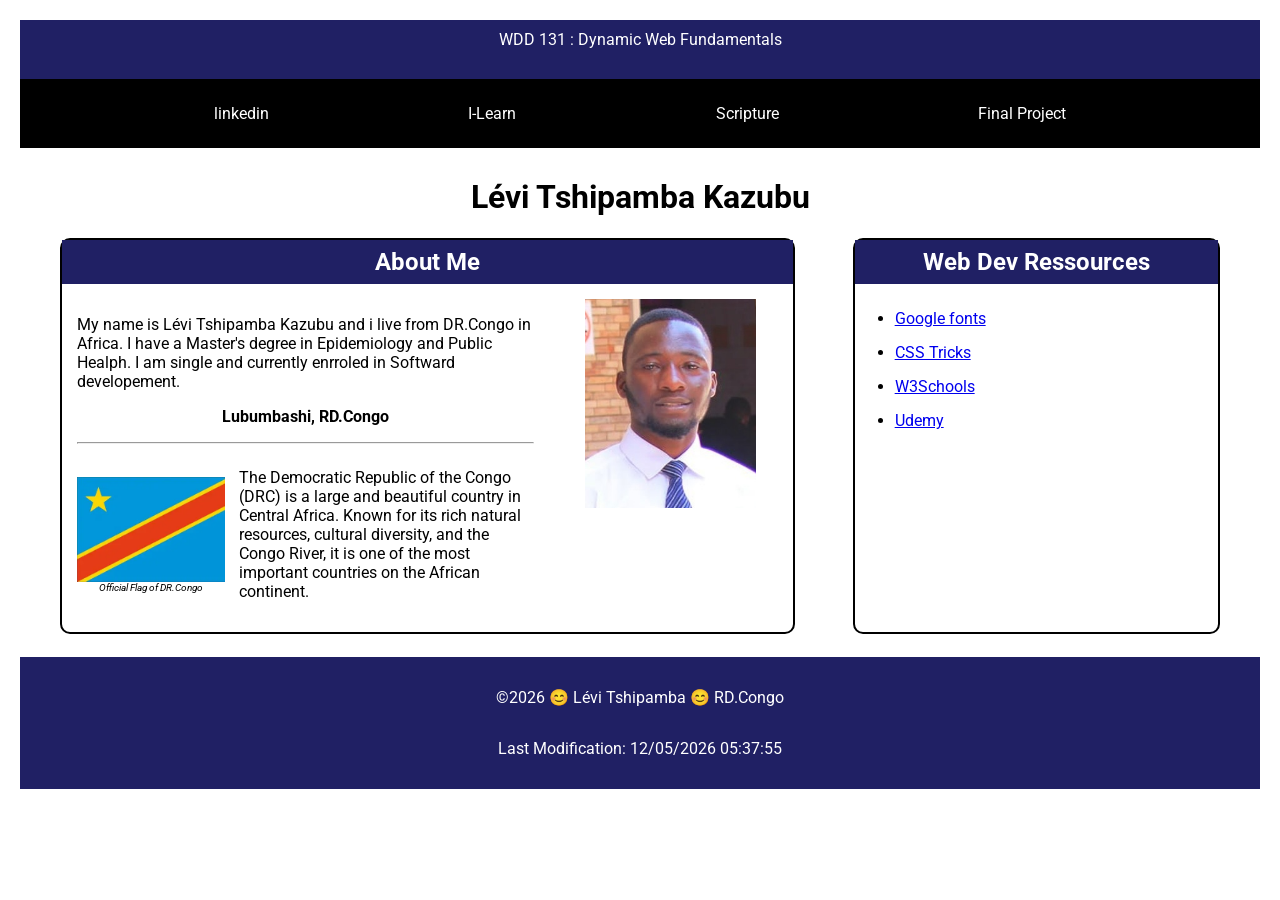
<file: index.html>
<!DOCTYPE html>
<html lang="en">
<head>
    <meta charset="UTF-8">
    <meta name="viewport" content="width=device-width, initial-scale=1.0">
    <title>WDD 131 : Dynamic Web Fundamentals</title>
    <meta name="description" content="My name's Lévi Tshipamba, I live from D.R.Congo in Africa. I am student of BYU and currently enrroled in softward developement">
    <meta name="author" content="Lévi Tshipamba Kazubu">
    <link rel="stylesheet" href="styles/base.css">
    <link rel="preconnect" href="https://fonts.googleapis.com">
    <link rel="preconnect" href="https://fonts.gstatic.com" crossorigin>
    <link href="https://fonts.googleapis.com/css2?family=Roboto:ital,wght@0,100..900;1,100..900&display=swap" rel="stylesheet">
    <script src="scripts/getdates.js" defer></script>
</head>

<body>
    <header>
        <span id="course-title">WDD 131 : Dynamic Web Fundamentals</span>
        <nav>
            <ul>
                <li><a href="https://www.linkedin.com/in/l%C3%A9vi-tshipamba-4b1652309/">linkedin</a></li>
                <li><a href="byupw.instructure.com/." target="_blank">I-Learn</a></li>
                <li><a href="https://www.churchofjesuschrist.org/study/scriptures">Scripture</a></li>
                <li><a href="#">Final Project </a></li>
            </ul>             
        </nav>
    </header>

    <main>
        <h1>Lévi Tshipamba Kazubu</h1>

        <section class="card card1">
            <h2>About Me</h2>
            <div class="subcard1">
                <p>My name is Lévi Tshipamba Kazubu and i live from DR.Congo in Africa. I have a Master's degree in Epidemiology and Public Healph. I am single and currently enrroled in Softward developement.</p>
                <p class="city">Lubumbashi, RD.Congo</p>
                <hr>
                <div class="flag">
                    <div class="image">
                        <img src="images/imagef.png" alt="flag of  RDCongo">
                        <p>Official Flag of DR.Congo</p>
                    </div>
                    <p>The Democratic Republic of the Congo (DRC) is a large and beautiful country in Central Africa. Known for its rich natural resources, cultural diversity, and the Congo River, it is one of the most important countries on the African continent.</p>
                </div>
            </div>
            <div class="subcard2">
                <img src="images/image.jpg" alt="Photo of Lévi Tshipamba">
            </div>
        </section>

        <section class="card card2">        
            <h2>Web Dev Ressources</h2>
            <ul>
                <li><a href="https://fonts.google.com/">Google fonts</a></li>
                <li><a href="https://css-tricks.com/">CSS Tricks</a></li>
                <li><a href="https://www.w3schools.com/default.asp">W3Schools</a></li>
                <li><a href="https://www.udemy.com/">Udemy</a></li>
            </ul>
        </section>
    </main>

    <footer>
        <p>
            &copy;<span id="currentyear"></span>
            😊 Lévi Tshipamba 😊 RD.Congo
        </p>
        <p id="lastModified"></p>
    </footer>
</body>
</html>
</file>
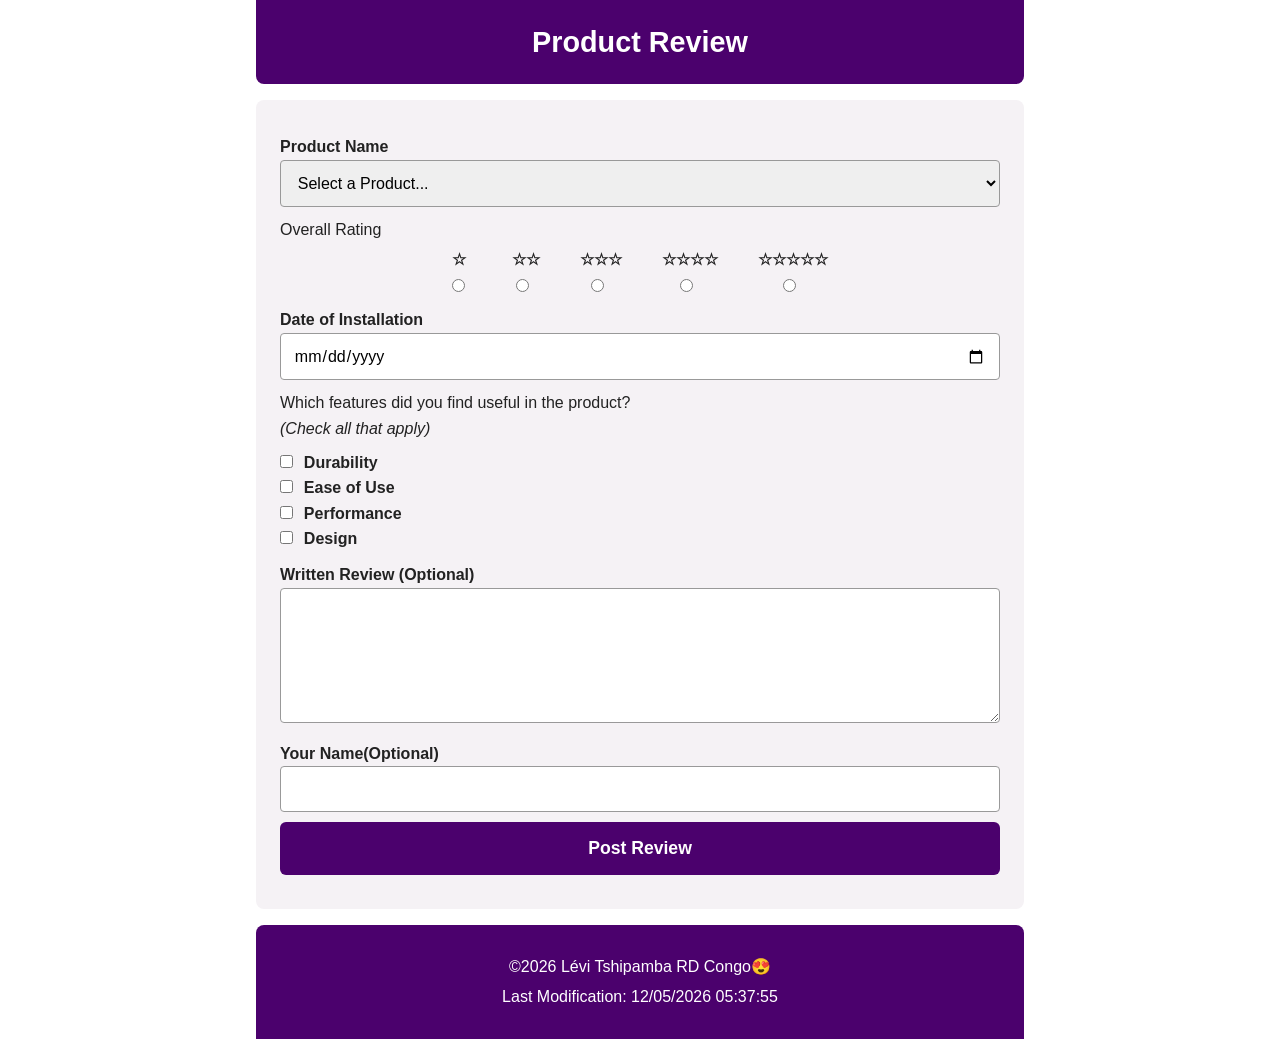
<file: form.html>
<!DOCTYPE html>
<html lang="en">
<head>
    <meta charset="UTF-8">
    <meta name="viewport" content="width=device-width, initial-scale=1.0">
    <title>Product Review Form</title>
    <meta name="description" content="This Product Review Form allows users to evaluate products by selecting a product.">
    <meta name="author" content="Lévi Tshipamba Kazubu">
    <link rel="stylesheet" href="styles/form.css">
    <script src="scripts/form.js" defer></script>
</head>

<body>
    <header>
        <h1>Product Review</h1>
    </header>

    <main>
        <form action="review.html" method="get">

            <!-- Product Name -->
            <div class="form-group">

                <label for="productName">Product Name</label>

                <select id="productName" name="productName" required>
                    <option value="" selected disabled>Select a Product...</option>
                </select>

            </div>

            <!-- Overall Rating -->
            <div class="form-group">
                <p>Overall Rating</p>
                <div class="rating-container">

                    <div>
                        <label for="rating1">&star;</label>
                        <input type="radio" id="rating1" name="rating" value="1" required>
                    </div>

                    <div>
                        <label for="rating2">&star;&star;</label>
                        <input type="radio" id="rating2" name="rating" value="2" required>
                    </div>

                    <div>
                        <label for="rating3">&star;&star;&star;</label>
                        <input type="radio" id="rating3" name="rating" value="3" required>
                    </div>

                    <div>
                        <label for="rating4">&star;&star;&star;&star;</label>
                        <input type="radio" id="rating4" name="rating" value="4" required>
                    </div>

                    <div>
                        <label for="rating5">&star;&star;&star;&star;&star;</label>
                        <input type="radio" id="rating5" name="rating" value="5" required>
                    </div>

                </div>

            </div>

            <!-- Date -->
            <div class="form-group">
                <label for="installDate">Date of Installation </label>
                <input type="date" id="installDate" name="installDate" required>
            </div>

            <!-- Features -->
            <div class="form-group">

                <p> Which features did you find useful in the product? <br> <em>(Check all that apply)</em></p>

                <div class="checkbox-group">
                    <div>
                        <input type="checkbox" id="durability" name="features" value="durability">
                        <label for="durability">Durability</label>
                    </div>

                    <div>
                        <input  type="checkbox"  id="easeOfUse"  name="features"  value="easeOfUse">
                        <label for="easeOfUse">Ease of Use</label>
                    </div>

                    <div>
                        <input type="checkbox" id="performance" name="features" value="performance">
                        <label for="performance">Performance</label>
                    </div>

                    <div>
                        <input type="checkbox" id="design" name="features" value="design">
                        <label for="design">Design</label>
                    </div>

                </div>

            </div>

            <!-- Review -->
            <div class="form-group">
                <label for="review"> Written Review <span>(Optional)</span>
                </label>
                <textarea id="review"  name="review" rows="6"></textarea>

            </div>

            <!-- User Name -->
            <div class="form-group">

                <label for="userName">Your Name<span>(Optional)</span>
                </label>
                <input type="text" id="userName" name="userName">
            </div>

            <!-- Submit -->
            <div class="form-group">
                <input type="submit" value="Post Review" class="submit-btn">
            </div>

        </form>

    </main>

    <footer>

        <p>
            &copy;<span id="currentyear"></span>
            Lévi Tshipamba  RD Congo😍
        </p>

        <p id="lastModified"></p>

    </footer>

</body>
</html>
</file>
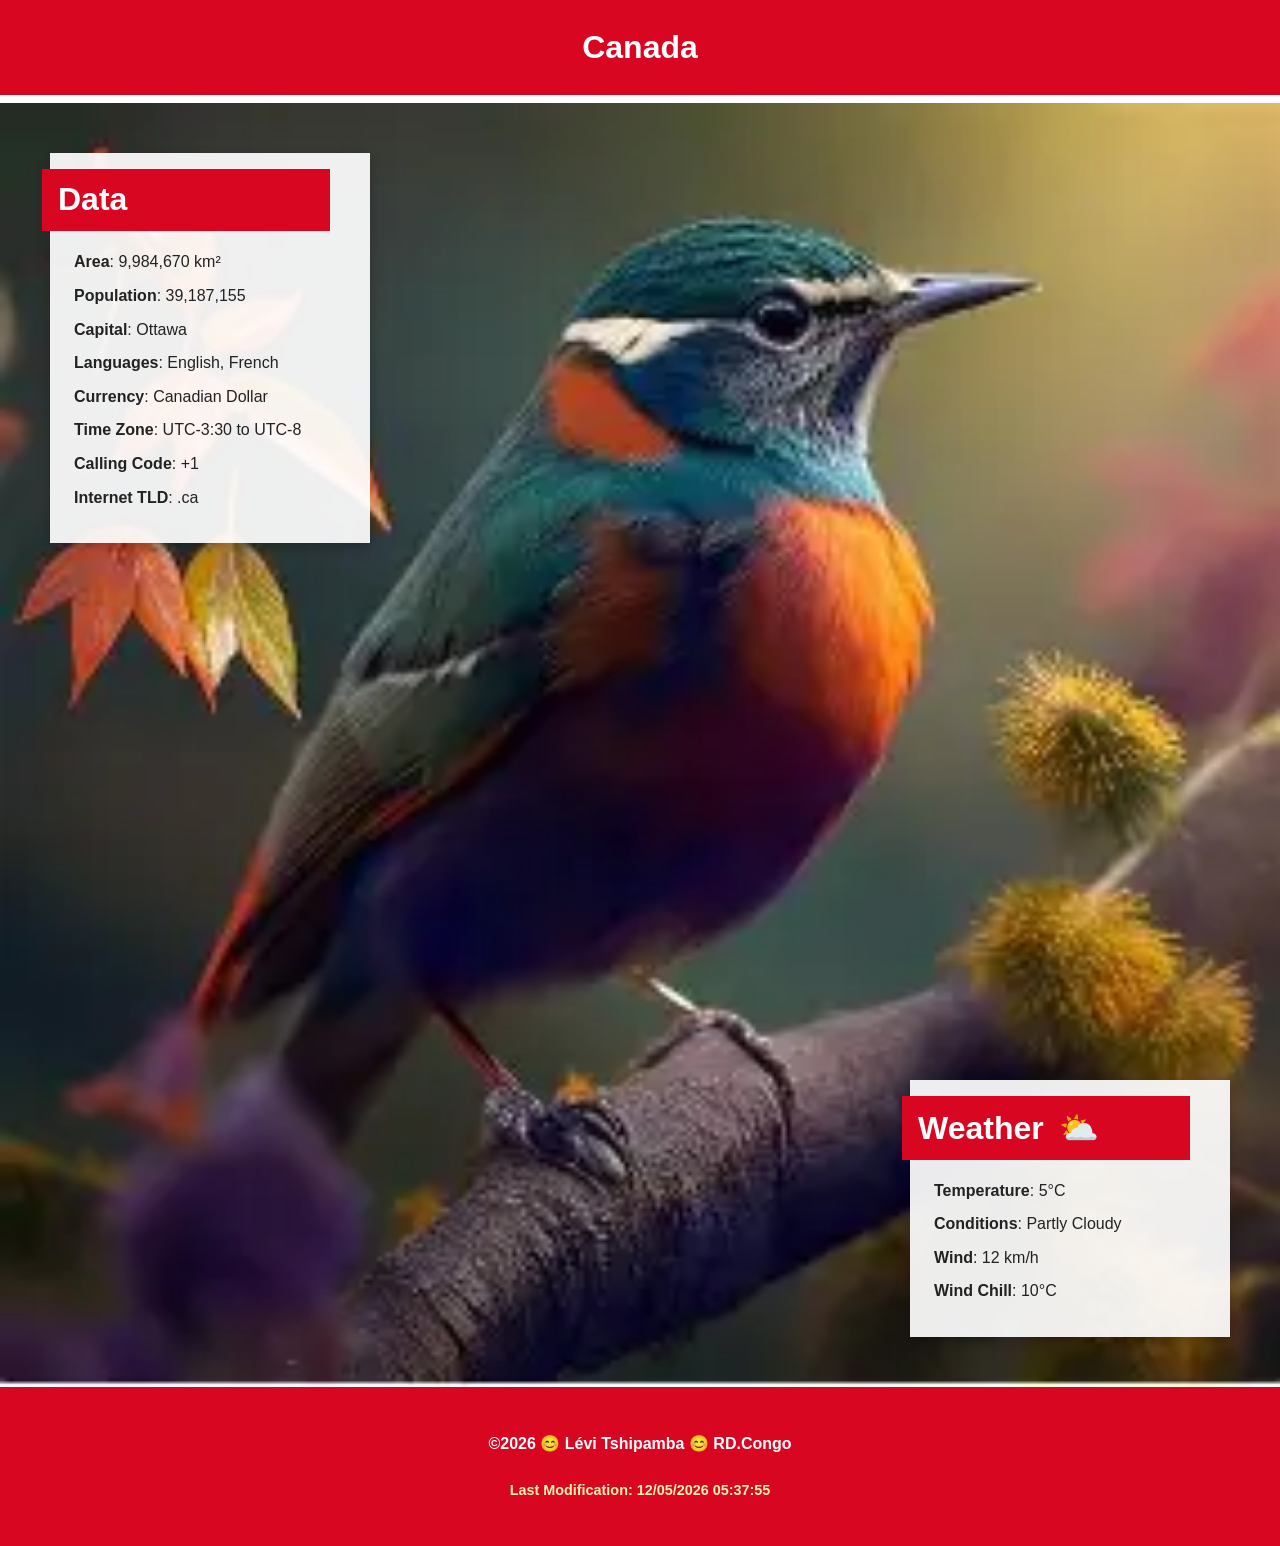
<file: place.html>
<!DOCTYPE html>
<html lang="en">
<head>
    <meta charset="UTF-8">
    <meta name="viewport" content="width=device-width, initial-scale=1.0">
    <meta name="description" content="Canada is my dream country, known for its beautiful nature, diverse culture, and amazing landscapes.">
    <meta name="author" content="Lévi Tshipamba Kazubu">
    <title>My favorite Place</title>
    <link rel="stylesheet" href="styles/place.css">
    <link rel="icon" href="images/favicon.ico">
    <script src="scripts/place.js" defer></script>
</head>
<body>
    <header>
        <h1>Canada</h1>
    </header>

    <main>
        <div class="hero">
            <!-- <img src="images/download.webp" alt="photo of the bird"> -->
            <img src="images/download.webp" srcset="
                images/download.webp 400w,
                images/download.webp 800w,
                images/download.webp 1200w"
                sizes="100vw"
            alt="Canada bird">
            <section class="data">
                <h2>Data</h2>
                <p><span>Area</span>: 9,984,670 km²</p>
                <p><span>Population</span>: 39,187,155</p>
                <p><span>Capital</span>: Ottawa</p>
                <p><span>Languages</span>: English, French</p>
                <p><span>Currency</span>: Canadian Dollar</p>
                <p><span>Time Zone</span>: UTC-3:30 to UTC-8</p>
                <p><span>Calling Code</span>: +1</p>
                <p><span>Internet TLD</span>: .ca</p>
            </section>

            <section class="weather">
                <div>
                    <h2>Weather</h2>
                    <div class="weather-icon">
                        <img src="images/icon.svg" alt="Rainy weather icon">
                    </div>
                </div>
                <p><span>Temperature</span>: 5°C</p>
                <p><span>Conditions</span>: Partly Cloudy</p>
                <p><span>Wind</span>: 12 km/h</p>
                <p><span>Wind Chill</span>: 10°C</p>
            </section>
        </div>

    </main>

    <footer>
        <p>
            &copy;<span id="currentyear"></span>
            😊 Lévi Tshipamba 😊 RD.Congo
        </p>
        <p id="lastModified"></p>
    </footer>
</body>
</html>
</file>
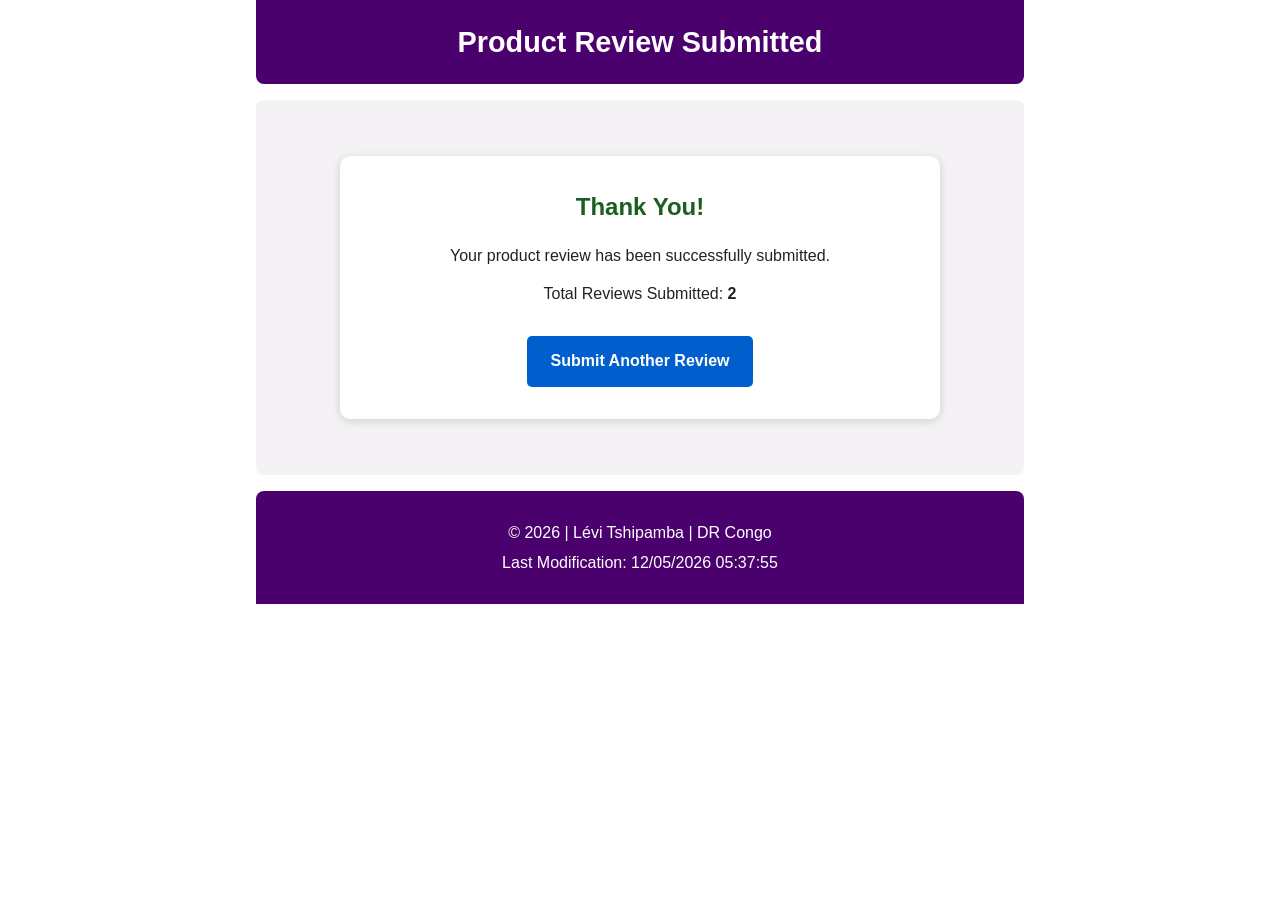
<file: review.html>
<!DOCTYPE html>
<html lang="en-US">
<head>
    <meta charset="UTF-8">
    <meta name="viewport" content="width=device-width, initial-scale=1.0">
    <meta name="description" content="Review Confirmation Page">
    <meta name="author" content="Lévi Tshipamba Kazubu">
    <title>Review Submitted</title>
    <link rel="stylesheet" href="styles/form.css">
    <script src="scripts/form.js" defer></script>
</head>
<body>
    <header>
        <h1>Product Review Submitted</h1>
    </header>

    <main>
        <section class="confirmation">
            <h2>Thank You!</h2>
            <p>Your product review has been successfully submitted.</p>

            <p>
                Total Reviews Submitted:
                <strong id="review-count">0</strong>
            </p>

            <a href="form.html" class="button">Submit Another Review</a>
        </section>
    </main>

    <footer>
        <p>&copy; <span id="currentyear"></span> | Lévi Tshipamba | DR Congo</p>
        <p id="lastModified"></p>
    </footer>
</body>
</html>
</file>
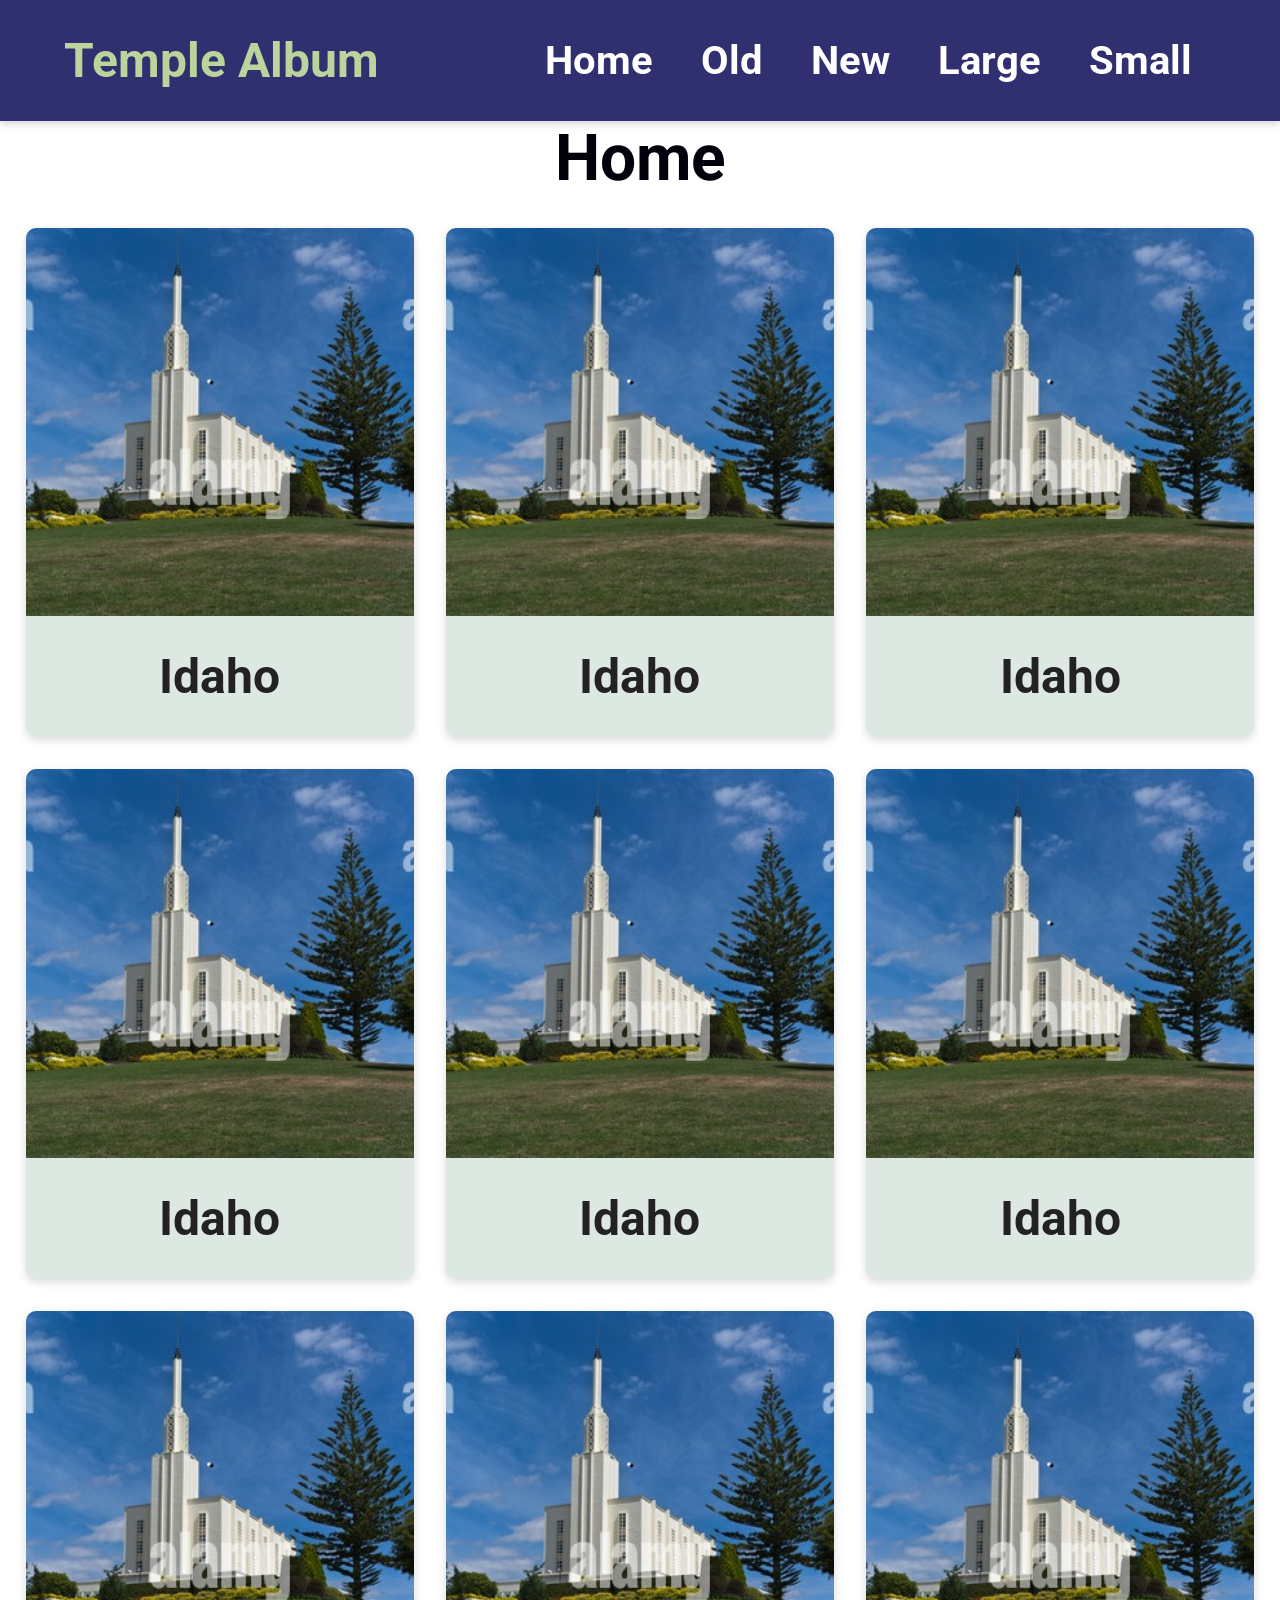
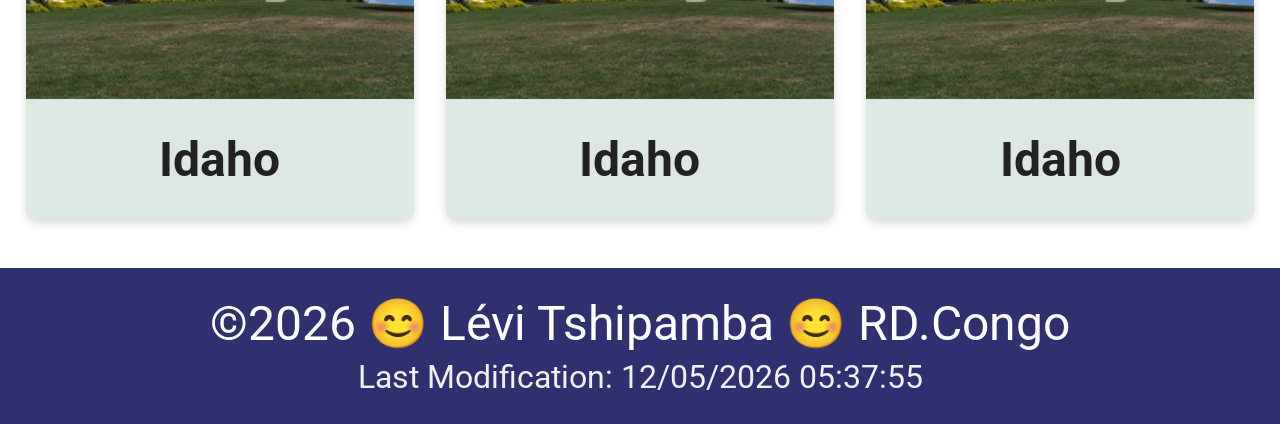
<file: temples.html>
<!DOCTYPE html>
<html lang="en">
<head>
    <meta charset="UTF-8">
    <meta name="viewport" content="width=device-width, initial-scale=1.0">
    <meta name="description" content="Explore a picture album featuring beautiful temples from around the world, created as part of the WDD 131 Dynamic Web Fundamentals course.">
    <meta name="author" content="Lévi Tshipamba Kazubu">
    <title>Temple Album | WDD 131</title>
    <link rel="stylesheet" href="styles/temples.css">
    <link rel="stylesheet" href="styles/temples-large.css">
    <link rel="preconnect" href="https://fonts.googleapis.com">
    <link rel="preconnect" href="https://fonts.gstatic.com" crossorigin>
    <link href="https://fonts.googleapis.com/css2?family=Roboto:ital,wght@0,100..900;1,100..900&display=swap" rel="stylesheet">
    <script src="scripts/temples.js" defer></script>
</head>
<body>
    <header>
        <p>Temple Album</p>
        <nav>
            <ul class="navbar-menu">
                <li><a href="#">Home</a></li>
                <li><a href="#">Old</a></li>
                <li><a href="#">New</a></li>
                <li><a href="#">Large</a></li>
                <li><a href="#">Small</a></li>
            </ul>
        </nav>
        <button
            class="navbarToggle"
            id="menuButton" aria-label="Open navigation menu">
        </button>
    </header>

    <main>
        <h1>Home</h1>
        <div class="grid-temple">
            <figure>
                <img src="images/temple.jpg" alt="Idaho Falls Temple" loading="lazy">
                <figcaption>Idaho</figcaption>
            </figure>

            <figure>
                <img src="images/temple.jpg" alt="Temple of The Church of Jesus Christ of Latter-day Saints of Idaho state">
                <figcaption>Idaho</figcaption>
            </figure>

            <figure>
                <img src="images/temple.jpg" alt="Rexburg Idaho Temple">
                <figcaption>Idaho</figcaption>
            </figure>

            <figure>
                <img src="images/temple.jpg" alt="Boise Idaho Temple">
                <figcaption>Idaho</figcaption>
            </figure>

            <figure>
                <img src="images/temple.jpg" alt="Twin Falls Idaho Temple">
                <figcaption>Idaho</figcaption>
            </figure>

            <figure>
                <img src="images/temple.jpg" alt="Salt Lake Temple with Gothic architecture and landscaped gardens">
                <figcaption>Idaho</figcaption>
            </figure>

            <figure>
                <img src="images/temple.jpg" alt="Seattle Washington Temple surrounded by trees under a clear blue sky">
                <figcaption>Idaho</figcaption>
            </figure>

            <figure>
                <img src="images/temple.jpg" alt="Idaho Temple illuminated at sunset with modern architectural design">
                <figcaption>Idaho</figcaption>
            </figure>

            <figure>
                <img src="images/temple.jpg" alt="Nauvoo Illinois Temple overlooking the Mississippi River on a sunny day">
                <figcaption>Idaho</figcaption>
            </figure>
        </div>
    </main>

    <footer>
        <p>
            &copy;<span id="currentyear"></span>
            😊 Lévi Tshipamba 😊 RD.Congo
        </p>
        <p id="lastModified"></p>
    </footer>
</body>
</html>
</file>
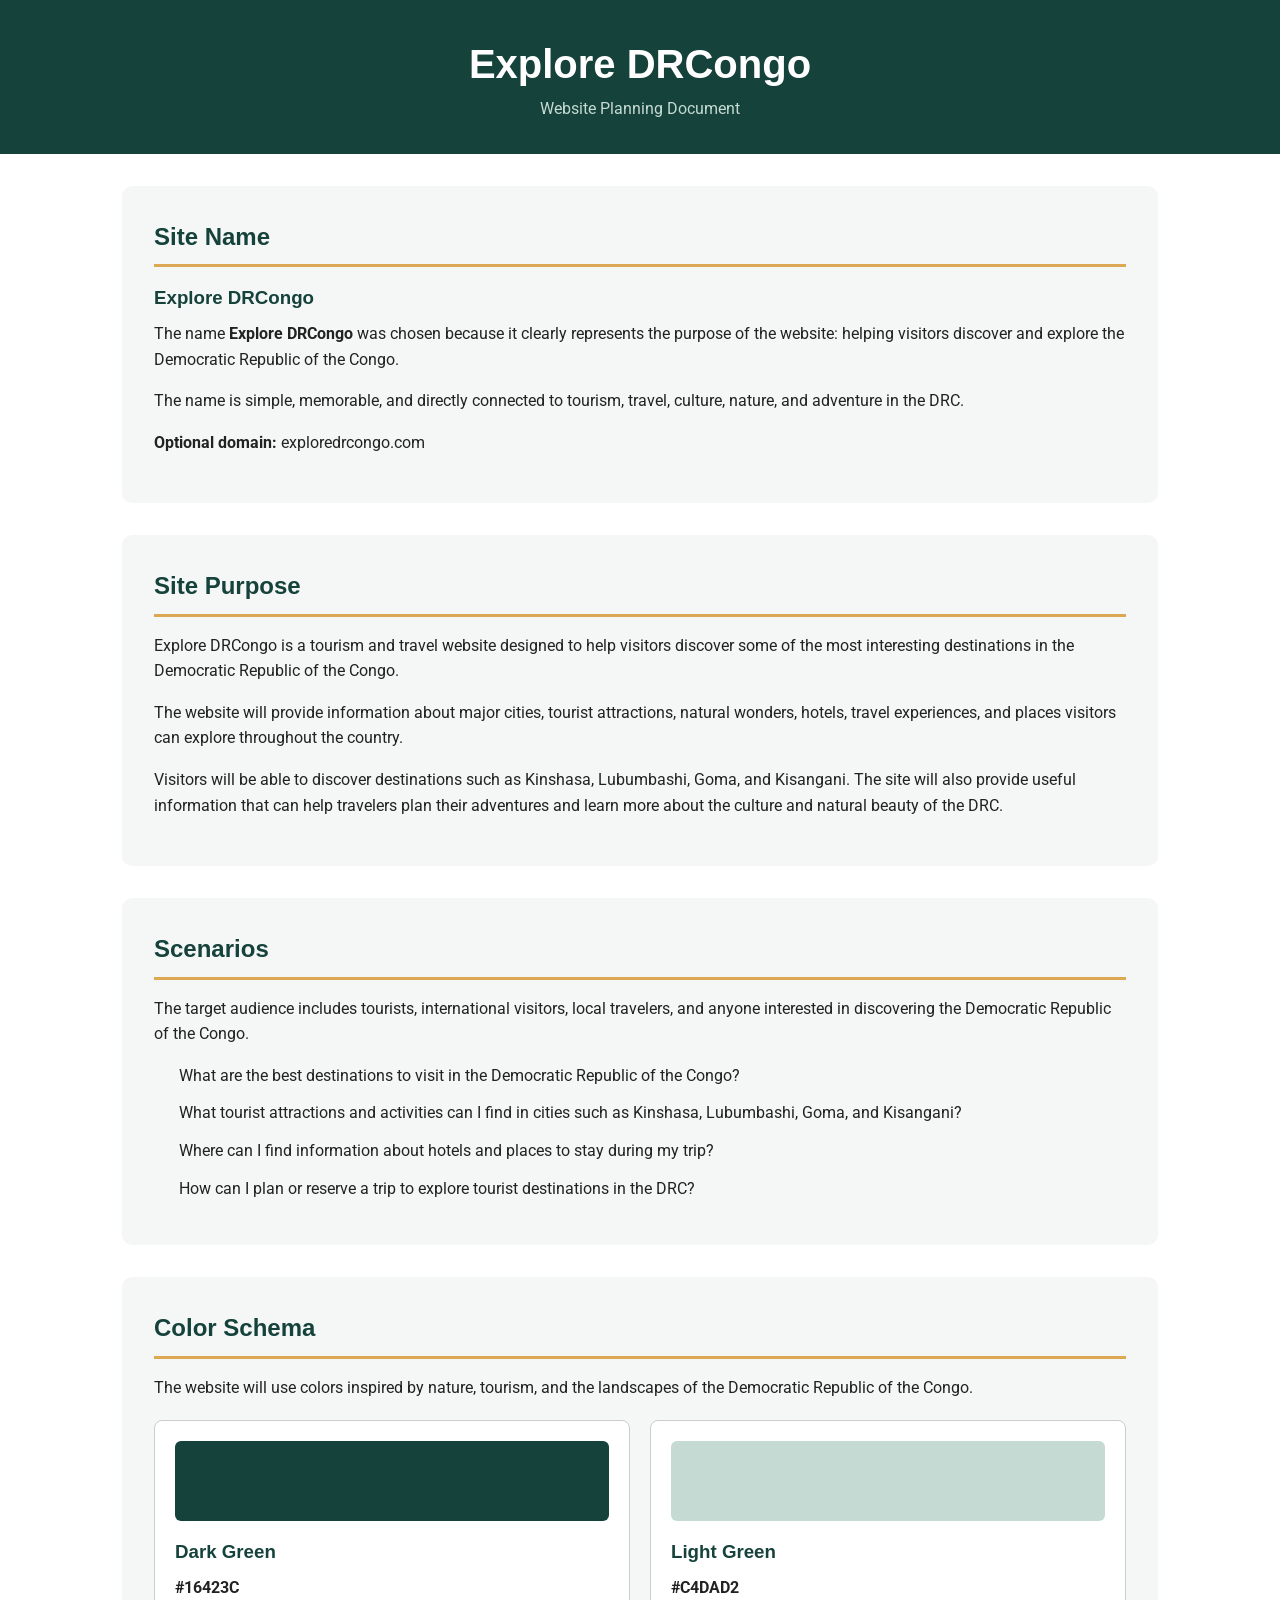
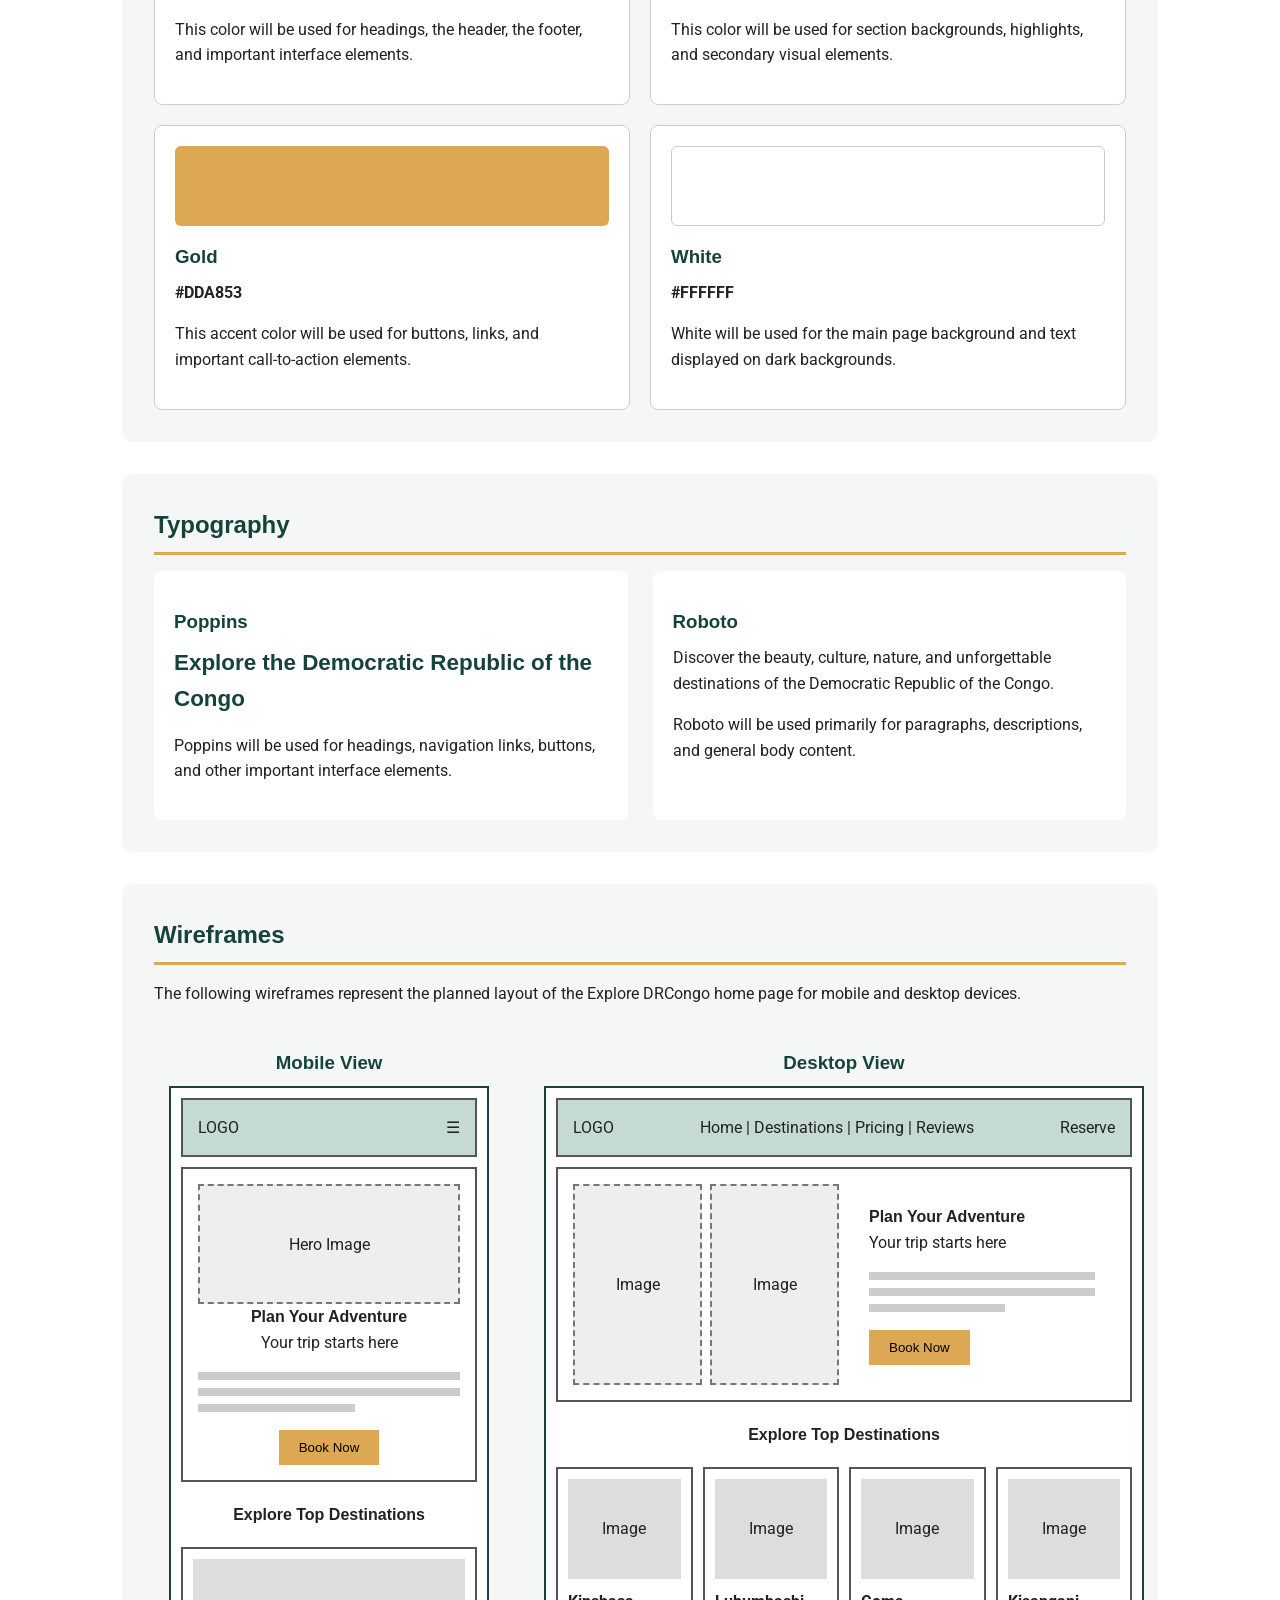
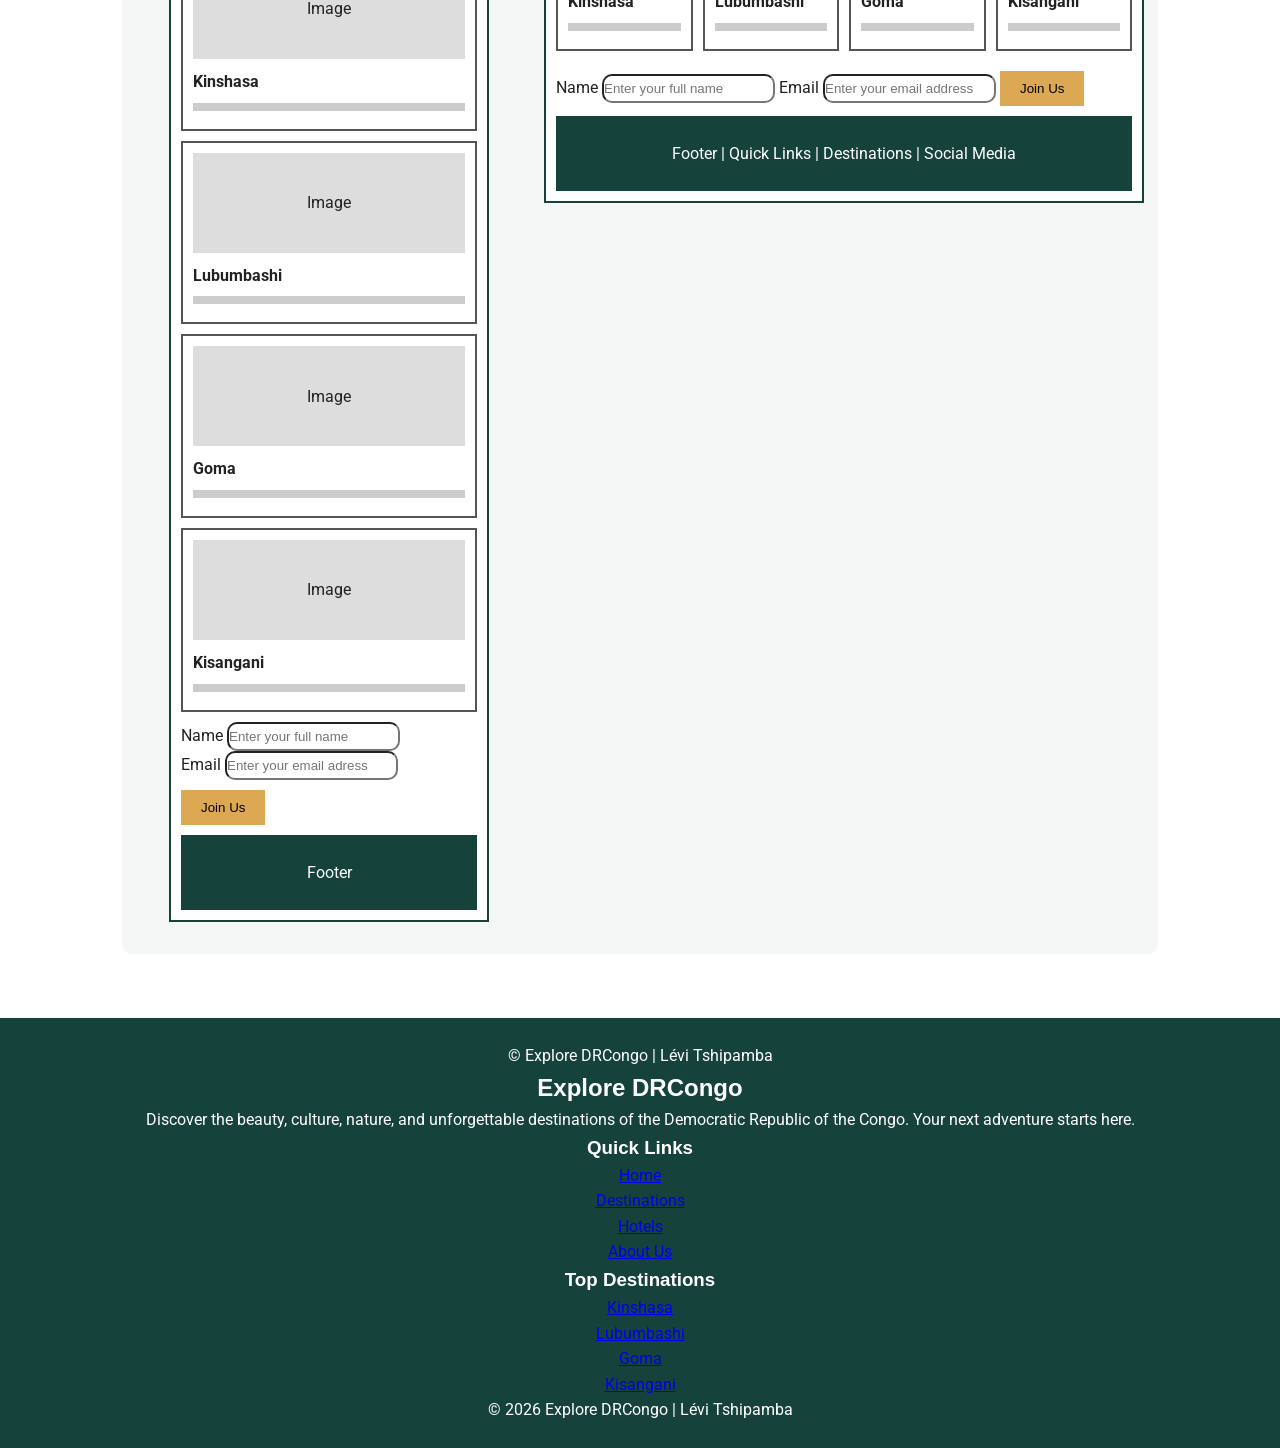
<file: project/siteplan.html>
<!DOCTYPE html>
<html lang="en">
<head>
    <meta charset="UTF-8">
    <meta name="viewport" content="width=device-width, initial-scale=1.0">
    <meta name="author" content="Lévi Tshipamba Kazubu">
    <meta name="description" content="Explore DR Congo: discover destinations, culture, attractions, and unforgettable travel experiences across the DRC.">
    <link rel="stylesheet" href="styles/siteplan.css">
    <title>Explore DRCongo | Website Plan</title>
    <link rel="preconnect" href="https://fonts.googleapis.com">
    <link rel="preconnect" href="https://fonts.gstatic.com" crossorigin>
    <link href="https://fonts.googleapis.com/css2?family=Roboto:ital,wght@0,100..900;1,100..900&display=swap" rel="stylesheet">
</head>

<body>

    <header>
        <div>
            <h1>Explore DRCongo</h1>
            <p>Website Planning Document</p>
        </div>
    </header>

    <main>

        <section>
            <h2>Site Name</h2>

            <h3>Explore DRCongo</h3>

            <p>The name <strong>Explore DRCongo</strong> was chosen because it clearly
                represents the purpose of the website: helping visitors discover and
                explore the Democratic Republic of the Congo.</p>

            <p>The name is simple, memorable, and directly connected to tourism,
                travel, culture, nature, and adventure in the DRC.</p>

            <p>
                <strong>Optional domain:</strong> exploredrcongo.com
            </p>
        </section>

        <section>
            <h2>Site Purpose</h2>
            <p>Explore DRCongo is a tourism and travel website designed to help
                visitors discover some of the most interesting destinations in the
                Democratic Republic of the Congo.</p>

            <p>
                The website will provide information about major cities, tourist
                attractions, natural wonders, hotels, travel experiences, and places
                visitors can explore throughout the country.
            </p>

            <p>
                Visitors will be able to discover destinations such as Kinshasa,
                Lubumbashi, Goma, and Kisangani. The site will also provide useful
                information that can help travelers plan their adventures and learn
                more about the culture and natural beauty of the DRC.
            </p>
        </section>


        <section>
            <h2>Scenarios</h2>

            <p>
                The target audience includes tourists, international visitors,
                local travelers, and anyone interested in discovering the Democratic
                Republic of the Congo.
            </p>

            <ul class="scenario-list">
                <li>
                    What are the best destinations to visit in the Democratic
                    Republic of the Congo?
                </li>

                <li>
                    What tourist attractions and activities can I find in cities
                    such as Kinshasa, Lubumbashi, Goma, and Kisangani?
                </li>

                <li>
                    Where can I find information about hotels and places to stay
                    during my trip?
                </li>

                <li>
                    How can I plan or reserve a trip to explore tourist destinations
                    in the DRC?
                </li>
            </ul>
        </section>


        <section>
            <h2>Color Schema</h2>

            <p>
                The website will use colors inspired by nature, tourism, and the
                landscapes of the Democratic Republic of the Congo.
            </p>

            <div class="colors">

                <div class="color-card green">
                    <div class="color-sample"></div>

                    <h3>Dark Green</h3>

                    <p><strong>#16423C</strong></p>

                    <p>
                        This color will be used for headings, the header,
                        the footer, and important interface elements.
                    </p>
                </div>


                <div class="color-card light-green">
                    <div class="color-sample"></div>

                    <h3>Light Green</h3>

                    <p><strong>#C4DAD2</strong></p>

                    <p>
                        This color will be used for section backgrounds,
                        highlights, and secondary visual elements.
                    </p>
                </div>


                <div class="color-card gold">
                    <div class="color-sample"></div>

                    <h3>Gold</h3>

                    <p><strong>#DDA853</strong></p>

                    <p>
                        This accent color will be used for buttons, links,
                        and important call-to-action elements.
                    </p>
                </div>


                <div class="color-card white">
                    <div class="color-sample"></div>

                    <h3>White</h3>

                    <p><strong>#FFFFFF</strong></p>

                    <p>
                        White will be used for the main page background
                        and text displayed on dark backgrounds.
                    </p>
                </div>

            </div>
        </section>


        <section>
            <h2>Typography</h2>

            <div class="typography">
                <div>
                    <h3>Poppins</h3>

                    <p class="font-example-heading">
                        Explore the Democratic Republic of the Congo
                    </p>

                    <p>
                        Poppins will be used for headings, navigation links,
                        buttons, and other important interface elements.
                    </p>
                </div>


                <div>
                    <h3>Roboto</h3>

                    <p class="font-example-body">
                        Discover the beauty, culture, nature, and unforgettable
                        destinations of the Democratic Republic of the Congo.
                    </p>

                    <p>
                        Roboto will be used primarily for paragraphs,
                        descriptions, and general body content.
                    </p>
                </div>

            </div>
        </section>


        <section>
            <h2>Wireframes</h2>

            <p>
                The following wireframes represent the planned layout of the
                Explore DRCongo home page for mobile and desktop devices.
            </p>


            <div class="wireframe-container">

                <div class="wireframe-group">

                    <h3>Mobile View</h3>

                    <div class="wireframe mobile">

                        <div class="wf-header">
                            <span>LOGO</span>
                            <span>☰</span>
                        </div>

                        <div class="wf-hero">
                            <div class="wf-box">Hero Image</div>

                            <h4>Plan Your Adventure</h4>

                            <p>Your trip starts here</p>

                            <div class="wf-line"></div>
                            <div class="wf-line"></div>
                            <div class="wf-line short"></div>

                            <button>Book Now</button>
                        </div>

                        <div class="wf-section-title">
                            Explore Top Destinations
                        </div>

                        <div class="wf-card">
                            <div class="wf-image">Image</div>
                            <strong>Kinshasa</strong>
                            <div class="wf-line"></div>
                        </div>

                        <div class="wf-card">
                            <div class="wf-image">Image</div>
                            <strong>Lubumbashi</strong>
                            <div class="wf-line"></div>
                        </div>

                        <div class="wf-card">
                            <div class="wf-image">Image</div>
                            <strong>Goma</strong>
                            <div class="wf-line"></div>
                        </div>

                        <div class="wf-card">
                            <div class="wf-image">Image</div>
                            <strong>Kisangani</strong>
                            <div class="wf-line"></div>
                        </div>

                        <div class="newsletter">
                            <label for="name">Name</label>
                            <input type="text" name="name" id="mobile-name" placeholder="Enter your full name">
                            <br>
                            <label for="mobile-email">Email</label>
                            <input type="email" name="email" id="mobile-email" placeholder="Enter your email adress">

                            <button>Join Us</button>
                        </div>

                        <div class="wf-footer">
                            Footer
                        </div>

                    </div>
                </div>


                <div class="wireframe-group">

                    <h3>Desktop View</h3>

                    <div class="wireframe desktop">

                        <div class="wf-header desktop-header">
                            <span>LOGO</span>

                            <div>
                                Home | Destinations | Pricing | Reviews
                            </div>

                            <span>Reserve</span>
                        </div>

                        <div class="desktop-hero">

                            <div class="hero-images">
                                <div class="wf-box">Image</div>
                                <div class="wf-box">Image</div>
                            </div>

                            <div class="hero-content">
                                <h4>Plan Your Adventure</h4>

                                <p>Your trip starts here</p>

                                <div class="wf-line"></div>
                                <div class="wf-line"></div>
                                <div class="wf-line short"></div>

                                <button>Book Now</button>
                            </div>

                        </div>


                        <div class="wf-section-title">
                            Explore Top Destinations
                        </div>


                        <div class="desktop-cards">

                            <div class="wf-card">
                                <div class="wf-image">Image</div>
                                <strong>Kinshasa</strong>
                                <div class="wf-line"></div>
                            </div>

                            <div class="wf-card">
                                <div class="wf-image">Image</div>
                                <strong>Lubumbashi</strong>
                                <div class="wf-line"></div>
                            </div>

                            <div class="wf-card">
                                <div class="wf-image">Image</div>
                                <strong>Goma</strong>
                                <div class="wf-line"></div>
                            </div>

                            <div class="wf-card">
                                <div class="wf-image">Image</div>
                                <strong>Kisangani</strong>
                                <div class="wf-line"></div>
                            </div>

                        </div>

                        <div class="newsletter">
                            <label for="name">Name</label>
                            <input type="text" name="name" id="name" placeholder="Enter your full name">

                            <label for="email">Email</label>
                            <input type="email" name="email" id="email" placeholder="Enter your email address">

                            <button>Join Us</button>
                        </div>

                        <div class="wf-footer">
                            Footer | Quick Links | Destinations | Social Media
                        </div>

                    </div>

                </div>

            </div>

        </section>

    </main>

    <footer>
        <p>
            &copy; <span id="currentyear"></span>
            Explore DRCongo | Lévi Tshipamba
        </p>

        <div class="footer-container">

        <div class="footer-about">
            <h2>Explore DRCongo</h2>
            <p>
                Discover the beauty, culture, nature, and unforgettable
                destinations of the Democratic Republic of the Congo.
                Your next adventure starts here.
            </p>
        </div>

        <div class="footer-links">
            <h3>Quick Links</h3>
            <ul>
                <li><a href="#">Home</a></li>
                <li><a href="#">Destinations</a></li>
                <li><a href="#">Hotels</a></li>
                <li><a href="#">About Us</a></li>
            </ul>
        </div>

        <div class="footer-links">
            <h3>Top Destinations</h3>
            <ul>
                <li><a href="#">Kinshasa</a></li>
                <li><a href="#">Lubumbashi</a></li>
                <li><a href="#">Goma</a></li>
                <li><a href="#">Kisangani</a></li>
            </ul>
        </div>

        <div class="social-icons">
            <a href="#" aria-label="Facebook">
                <i class="fa-brands fa-facebook-f"></i>
            </a>

            <a href="#" aria-label="Instagram">
                <i class="fa-brands fa-instagram"></i>
            </a>

            <a href="#" aria-label="YouTube">
                <i class="fa-brands fa-youtube"></i>
            </a>

            <a href="#" aria-label="TikTok">
                <i class="fa-brands fa-tiktok"></i>
            </a>
        </div>

    </div>

    <div class="footer-bottom">
        <p>
            &copy; <span class="currentyear"></span> Explore DRCongo | Lévi Tshipamba
        </p>
    </div>
    </footer>

    <script>
        const year = new Date().getFullYear();
        document.querySelectorAll(".currentyear").forEach(item => {
            item.textContent = year;
        });
    </script>

</body>
</html>
</file>
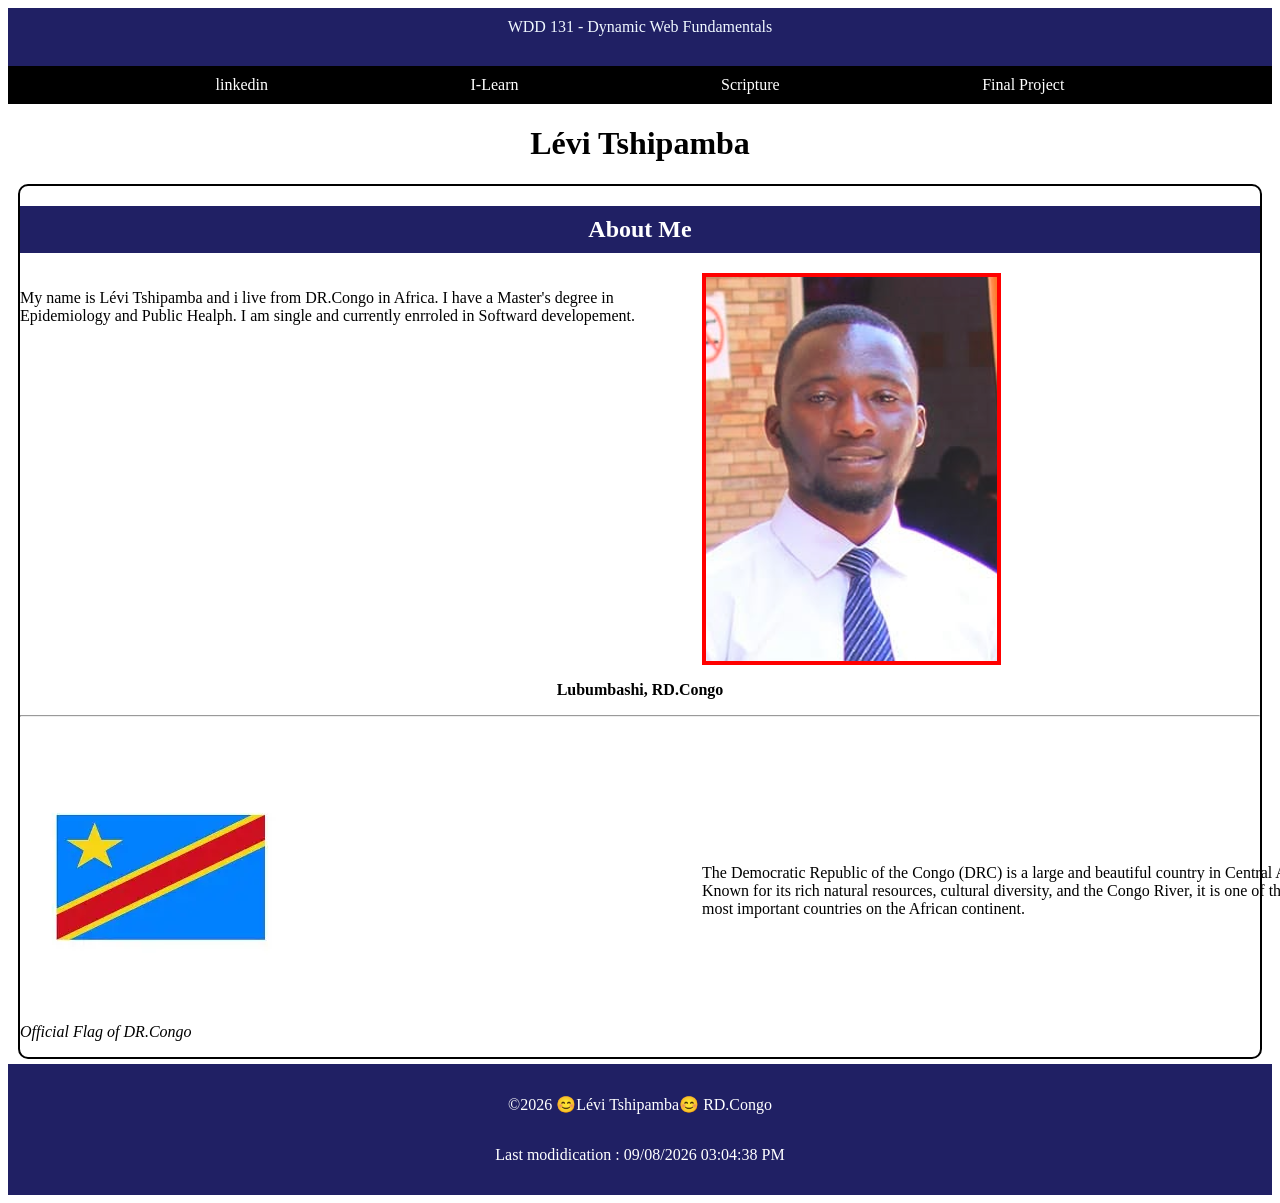
<file: week01/basic-layout.html>
<!DOCTYPE html>
<html lang="en">

<head>
    <meta charset="UTF-8">
    <meta name="viewport" content="width=device-width, initial-scale=1.0">
    <title>Lévi Tshipamba | WDD 131</title>
    <meta name="description"
        content="My name's Lévi Tshipamba, I live from D.R.Congo in Africa. I am student of BYU and currently enrroled in softward developement">
    <meta name="Author" content="Lévi Tshipamba">
    <link rel="stylesheet" href="/week01/syles/base.css">
</head>

<body>
    <header>
        <span id="course-title">WDD 131 - Dynamic Web Fundamentals</span>
        <nav>
            <a href="https://www.linkedin.com/in/l%C3%A9vi-tshipamba-4b1652309/">linkedin</a>
            <a href="byupw.instructure.com/." target="_blank">I-Learn</a>
            <a href="https://www.churchofjesuschrist.org/study/scriptures">Scripture</a>
            <a href="#">Final Project </a>
        </nav>
    </header>

    <main>
        <h1>Lévi Tshipamba</h1>
        <section>
            <h2>About Me</h2>
            <div class="about">
                <p>My name is Lévi Tshipamba and i live from DR.Congo in Africa. I have a Master's degree in Epidemiology and Public Healph. I am single and currently enrroled in Softward developement.</p>
                <img src="images/image.png" alt="My image">
            </div>
            <p class="city">Lubumbashi, RD.Congo</p>
            <hr>
            <div class="flag">
                <div class="image">
                    <img src="images/imagef.png" alt="flag of  RDCongo">
                    <p><i>Official Flag of DR.Congo</i></p>
                </div>
                <p>The Democratic Republic of the Congo (DRC) is a large and beautiful country in Central Africa. Known for its rich natural resources, cultural diversity, and the Congo River, it is one of the most important countries on the African continent.</p>
            </div>
        </section>
    </main>

    <footer>
        <p>&copy;<span id="currentyear">2026</span> 😊Lévi Tshipamba😊 RD.Congo</p>
        <p id="lastModified">Last modidication : 09/08/2026 03:04:38 PM</p>
    </footer>

</body>

</html>
</file>
<file: styles/base.css>
/* Global styles */
* {
    box-sizing: border-box;
    font-family: "Roboto", serif, Arial, Helvetica, sans-serif;
}

/* Body styles */
body {
    margin: 20px;
}

/* Header styles */
header {
    background-color: rgb(32, 32, 100);
}

header span {
    display: flex;
    justify-content: center;
    align-items: center;
    color: #fff;
    padding: 10px;
}

/* Navigation styles */
nav ul {
    display: flex;
    justify-content: space-evenly;
    align-items: center;
    list-style: none;
    background-color: #000;
    margin-top: 20px;
    padding: 15px 5px;
}

nav a {
    color: #fff;
    text-decoration: none;
}

nav li {
    padding: 10px;
}

nav li:hover {
    background-color: rgb(32, 32, 100);
    border-radius: 5px;
}

/* Main layout */
main {
    display: grid;
    grid-template-columns: 2fr 1fr;
    gap: 5%;

    margin: 30px 20px;
    padding: 0 20px;
}

main h1 {
    display: flex;
    justify-content: center;
    align-items: center;
    grid-column: 1 / -1;
    margin: 0;
}

/* Section styles */
main section {
    max-width: 100%;
    margin-bottom: 15px;
    border-radius: 10px;
}

main section h2 {
    background-color: rgb(32, 32, 100);
    color: white;
    display: flex;
    justify-content: center;
    align-items: center;

    margin: 0;
    padding: 8px;
}

/* City */
.city {
    text-align: center;
    font-weight: bold;
}

/* About card */
.card1 {
    display: grid;
    grid-template-columns: 2fr 1fr;
    border: 2px solid black;
}

.card1 h2 {
    grid-column: 1 / -1;
}

.subcard1,
.subcard2 {
    padding: 15px;
}

.subcard2 {
    display: flex;
    justify-content: center;
    align-items: flex-start;
}

.subcard2 img {
    max-width: 80%;
    height: auto;
}

/* Resource card */
.card2 {
    border: 2px solid black;
}

.card2 ul {
    margin-top: 25px;
}

.card2 li {
    margin-bottom: 15px;
}

/* Flag section */
.flag {
    display: grid;
    grid-template-columns: 1fr 2fr;
    gap: 3%;
    align-items: center;
}

.flag img {
    max-width: 100%;
    height: auto;
    display: block;
}

.flag .image p {
    text-align: center;
    font-size: 10px;
    font-style: italic;
    margin: 0;
}

/* Footer */
footer {
    background-color: rgb(32, 32, 100);
    color: #fff;
    display: flex;
    flex-direction: column;
    align-items: center;
    justify-content: center;
    padding: 15px 5px;
}
</file>
<file: styles/form.css>
/* RESET */

*{
    margin:0;
    padding:0;
    box-sizing:border-box;
    outline: none;
    font-family: Arial, Helvetica, sans-serif;
}

:root{
    --primary:#4b016d;
    --secondary:#f5f2f5;
    --accent:#2d2d2d;
    --success:#1b5e20;
    --white:#ffffff;
}

body{
    max-width: 800px;
    margin: 0 auto;
    background-color: #ffffff;
    color: #222222;
    line-height: 1.6;
    padding: 0 1rem;
}

/* HEADER */

header{
    background-color: var(--primary);
    color: white;
    text-align:center;
    padding:1.2rem;
    border-radius:0 0 8px 8px;
}

header h1{
    font-size:1.8rem;
}

/* MAIN */

main{
    background-color: var(--secondary);
    margin:1rem 0;
    padding:1.5rem;
    border-radius:8px;
}

/* FORM GROUPS */

.product,
.date,
.reviewCount,
.yourName,
.features,
.overall{
    display:flex;
    flex-direction:column;
    margin-bottom:1.5rem;
}

label{
    font-weight:600;
    margin-bottom:.4rem;
}

/* FORM ELEMENTS */

select,
input[type="text"],
input[type="date"],
textarea{
    width:100%;
    padding:.8rem;
    border:1px solid #999;
    border-radius:4px;
    font-size:1rem;
}

/* ACCESSIBILITY */

select:focus,
input:focus,
textarea:focus{
    outline:none;
    /* outline-offset:2px; */
}

/* RATING */

.rating-container{
    display: flex;
    justify-content: center;
    align-items: center;
}
.rating-container div{
    display: flex;
    flex-direction: column;
    margin: 5px 20px;
}

.rating{
    display:flex;
    justify-content:space-between;
    text-align:center;
    margin-top:1rem;
}

.form-group{
    margin:10px 0;
}

/* FEATURES */

.checkbox-group{
    margin:8px 0;
}

.features div{
    margin:.4rem 0;
}

input[type="checkbox"],
input[type="radio"]{
    margin-right:.4rem;
}

/* OPTIONAL TEXT */

.optional{
    font-style:italic;
    color:#4b006e;
    font-size:.9rem;
}

/* SUBMIT BUTTON */

.submit-btn{
    width:100%;
    padding:1rem;
    border:none;
    background-color:var(--primary);
    color:white;
    font-size:1.1rem;
    font-weight:bold;
    border-radius:6px;
    cursor:pointer;
    transition:.3s;
}

.submit-btn:hover{
    background-color:#380052;
}

.submit-btn:focus{
    outline:3px solid #005fcc;
}

/* FOOTER */

footer{
    background-color:var(--primary);
    color:white;
    text-align:center;
    padding:1.5rem;
    border-radius:8px 8px 0 0;
}

footer p{
    margin:.3rem 0;
}

/* REVIEW PAGE */

.confirmation{
    max-width:600px;
    margin:2rem auto;
    padding:2rem;
    text-align:center;
    background-color:white;
    border-radius:10px;
    box-shadow:0 2px 10px rgba(0,0,0,0.15);
}

.confirmation h2{
    color:var(--success);
    margin-bottom:1rem;
}

.confirmation p{
    margin:.8rem 0;
}

.button{
    display:inline-block;
    margin-top:1rem;
    padding:.8rem 1.5rem;
    background-color:#005fcc;
    color:white;
    text-decoration:none;
    border-radius:5px;
    font-weight:bold;
}

.button:hover{
    background-color:#0046a3;
}

.button:focus{
    outline:2px solid #005fcc;
}

/* MOBILE */

@media (max-width:600px){

    main{
        padding:1rem;
    }

    .rating{
        flex-wrap:wrap;
        justify-content:center;
    }

    .rating-container{
        gap:.5rem;
    }

    header h1{
        font-size:1.4rem;
    }
}
</file>
<file: styles/place.css>
/* ===================================
   CSS VARIABLES
=================================== */
:root {
    --primary-color: #d80621;
    --secondary-color: #ffffff;
    --text-color: #222222;
    --background-color: #f5f5f5;
    --card-background: rgba(255, 255, 255, 0.92);
    --border-color: #dddddd;
    --shadow: 0 4px 12px rgba(0, 0, 0, 0.25);
}

/* ===================================
   GLOBAL RESET
=================================== */
* {
    margin: 0;
    padding: 0;
    box-sizing: border-box;
}

/* ===================================
   BODY STYLES
=================================== */
body {
    font-family: Arial, Helvetica, sans-serif;
    color: var(--text-color);
    background-color: var(--background-color);
}

/* ===================================
   HEADER
=================================== */
header {
    background-color: var(--primary-color);
    color: var(--secondary-color);
    text-align: center;
    padding: 1.5rem;
    border-bottom: 8px solid var(--secondary-color);
}

header h1 {
    font-size: 4rem;
}

/* ===================================
   MAIN CONTENT
=================================== */
main {
    width: 100%;
}

.hero {
    width: 100%;
}

/* Make all images responsive */
img {
    display: block;
    width: 100%;
    height: auto;
}

/* ===================================
   DATA AND WEATHER SECTIONS
=================================== */
.data,
.weather {
    background-color: var(--secondary-color);
    padding: 4rem;
    text-align: center;
}

/* Add a separator below the data section */
.data {
    border-bottom: 1px solid var(--border-color);
}

.data h2,
.weather h2 {
    font-size: 2rem;
    margin-bottom: 1.3rem;
}

.data p,
.weather p {
    margin: 0.7rem 0;
    line-height: 1.5;
}

/* Highlight labels inside paragraphs */
.data p span,
.weather p span {
    font-weight: bold;
}

/* ===================================
   WEATHER ICON
=================================== */
.weather-icon {
    display: block;
    width: 80px;
    height: 80px;
    margin: 0 auto 1rem;
}

/* ===================================
   FOOTER
=================================== */
footer {
    background-color: var(--primary-color);
    color: var(--secondary-color);
    text-align: center;
    padding: 1.2rem;
}

footer p {
    margin: 1.5rem;
    line-height: 1.5;
    font-weight: bold;
}

/* Last modified text styling */
#lastModified {
    color: #fff3b0;
    font-size: 0.9rem;
}

/* ===================================
   TABLET AND DESKTOP LAYOUT
=================================== */
@media screen and (min-width: 768px) {

    header {
        padding: 1.8rem;
    }

    header h1 {
        font-size: 2rem;
    }

    /* Create a relative container for overlay cards */
    .hero {
        position: relative;
        min-height: 650px;
        overflow: hidden;
    }

    /* Make hero image cover the container */
    .hero img {
        width: 100%;
        height: 100%;
        object-fit: cover;
    }

    /* Floating information cards */
    .data,
    .weather {
        position: absolute;
        width: 320px;
        background-color: var(--card-background);
        padding: 1.5rem;
        box-shadow: var(--shadow);
        text-align: left;
        z-index: 1;
    }

    .data {
        top: 40px;
        left: 30px;
        border-bottom: none;
    }

    .weather {
        right: 30px;
        bottom: 40px;
    }

    /* Card headings */
    .data h2,
    .weather h2 {
        background-color: var(--primary-color);
        color: var(--secondary-color);
        padding: 0.8rem 1rem;
        margin-top: -0.5rem;
        margin-left: -2rem;
        margin-right: 1rem;
        margin-bottom: 1.2rem;
        text-align: left;
    }

    /* Hide weather icon on large screens */
    .weather-icon {
        display: none;
    }

    /* Add weather emoji to heading */
    .weather h2::after {
        content: " ⛅";
        margin-left: 0.4rem;
    }

    .data p,
    .weather p {
        margin: 0.6rem 0;
    }

    footer {
        padding: 1.3rem;
    }
}

/* ===================================
   LARGE DESKTOP SCREENS
=================================== */
@media screen and (min-width: 1200px) {

    .hero {
        min-height: 700px;
    }

    .data {
        left: 50px;
        top: 50px;
    }

    .weather {
        right: 50px;
        bottom: 50px;
    }
}
</file>
<file: styles/temples.css>
/* =========================
   RESET & GLOBAL STYLES
========================= */
* {
    margin: 0;
    padding: 0;
    box-sizing: border-box;
    list-style: none;
    text-decoration: none;
    font-family: "Roboto", Arial, Helvetica, sans-serif;
}

/* Page body */
body {
    background-color: #ffffff;
    color: #222222;
}

/* =========================
   HEADER
========================= */
header {
    width: 100%;
    display: flex;
    justify-content: space-between;
    align-items: center;
    background-color: rgb(48, 48, 113);
    padding: 2rem 4rem;
    position: sticky;
    top: 0;
    z-index: 1000;
    box-shadow: 0 2px 8px rgba(0, 0, 0, 0.2);
}

/* Logo title */
header p {
    color: #bbd49b;
    font-size: 3rem;
    font-weight: bold;
}

/* Navigation container */
nav {
    display: flex;
    place-content: center;
    place-items: center;
    position: relative;
}

/* =========================
   MAIN CONTENT
========================= */
main {
    width: 100%;
    margin: 0;
    padding: 0 2%;
}

/* Main heading */
main h1 {
    text-align: center;
    color: rgb(1, 1, 11);
    font-size: 4rem;
    font-weight: 700;
    margin-bottom: 2rem;
}

/* Temple grid */
.grid-temple {
    display: grid;
    grid-template-columns: 1fr;
    gap: 2rem;
    height: 100%;
}

/* =========================
   CARD STYLES
========================= */
figure {
    display: flex;
    flex-direction: column;
    width: 100%;
    height: 100%;
    background-color: #dce8e1;
    border-radius: 10px;
    box-shadow: 0 3px 10px rgba(0, 0, 0, 0.15);
    transition: transform 0.3s ease, box-shadow 0.3s ease;
    overflow: hidden;
}

/* Card hover effect */
figure:hover {
    transform: translateY(-5px);
    box-shadow: 0 8px 20px rgba(0, 0, 0, 0.25);
}

/* Temple image */
img {
    width: 100%;
    height: 100%;
    object-fit: cover;
    transition: transform 0.4s ease;
}

/* Zoom image on hover */
figure:hover img {
    transform: scale(1.04);
}

/* Image caption */
figcaption {
    color: #222222;
    font-size: 3rem;
    font-weight: bold;
    padding: 2rem;
    text-align: center;
}

/* =========================
   FOOTER
========================= */
footer {
    width: 100%;
    background-color: rgb(48, 48, 113);
    color: #ffffff;
    padding: 1.5rem 1rem;
    margin-top: 3rem;
    display: flex;
    flex-direction: column;
    justify-content: center;
    align-items: center;
    text-align: center;
}

/* Footer text */
footer p {
    font-size: 3rem;
    margin: 0.2rem 0;
}

/* Last modified date */
#lastModified {
    color: #f0f0f0;
    font-size: 2rem;
}

/* =========================
   MOBILE MENU
========================= */
.navbar-menu {
    right: 2%;
}

.navbar-menu li {
    width: 100%;
}

/* Navigation links */
.navbar-menu li a {
    display: block;
    width: 100%;
    color: #ffffff;
    font-size: 2.5rem;
    font-weight: bold;
    padding: 1.5rem;
    border-radius: 5px;
    transition: background-color 0.3s ease, color 0.3s ease;
}

/* Link hover */
.navbar-menu li a:hover {
    background-color: #ffffff;
    color: rgb(48, 48, 113);
}

/* =========================
   RESPONSIVE DESIGN
========================= */
@media (max-width: 1200px) {

    header p.active {
        display: none;
    }

    /* Hamburger button */
   
    .navbarToggle {
        height: 50px;
        width: 50px;
        border: 1px solid black;
        border-radius: 5px;
        display: flex;
        align-items: center;
        justify-content: center;
        position: relative;
        float: inline-end;
        z-index: 100;
    }

    .navbarToggle::after{
        content: " ";
        position: absolute;
        height: 2px;
        width: 35px;
        background-color: black;
        box-shadow: 0 10px 0 black;
        transform: translateY(-10px);
        transition: .3s ease-in-out;
    }

    .navbarToggle::before{
        content: " ";
        position: absolute;
        height: 2px;
        width: 35px;
        background-color: black;
        transform: translateY(10px);
        transition: .3s ease-in-out;
    }

    .navbarToggle.active{
        position: absolute;
        right: 10%;
        top: 10px;
    }

    .navbarToggle.active::after{
        box-shadow: 0 0 0 black;
        transform: rotate(45deg)
    }

    .navbarToggle.active::before{
        transform: rotate(-45deg)
    }

    .navbar-menu {
        display: none;
        /* position: absolute; */
        top: 10px;
        left: 50%;
        /* background-color: rgb(48, 48, 113); */
        border-radius: 8px;
        /* box-shadow: 0 8px 20px rgba(0, 0, 0, 0.35); */
        min-width: 220px;
        z-index: 999;
        transition: .3s ease-in-out;
    
    }


    /* Show menu when active */
    .navbar-menu.active {
        display:flex;
        flex-direction: column;
        justify-content: center;
        align-items: center;
        text-align: center;
        justify-self: center;
        width: 100%;
    }

}

@media (max-width: 600px){
    header {
        padding: 1.5rem 4rem;
    }

    /* Logo title */

    .navbar-menu li a{
        padding: 0;
        margin: 5px;
        
    }

    /* Main heading */
    main h1 {
        font-size: 2rem;
        margin-bottom: 1rem;
    }

    figcaption {
        font-size: 2rem;
        font-weight: bold;
    }

    footer p {
        font-size: 2rem;
        margin: 0.1rem 0;
    }

}
</file>
<file: styles/temples-large.css>
/* =========================
   TABLET LAYOUT
========================= */
@media (min-width: 600px) {

    /* Two-column grid */
    .grid-temple {
        grid-template-columns: repeat(2, 1fr);
    }

}

/* =========================
   DESKTOP LAYOUT
========================= */
@media (min-width: 1200px) {

    /* Hide hamburger menu */
    .navbarToggle {
        display: none;
    }

    /* Display navigation menu */
    .navbar-menu {
        position: absolute;
        display: flex;
        align-items: end;
        justify-self: flex-end;
    }

    /* Three-column grid */
    .grid-temple {
        grid-template-columns: repeat(3, 1fr);
    }

}
</file>
<file: project/styles/siteplan.css>
:root {
    --primary-color: #16423C;
    --secondary-color: #C4DAD2;
    --accent-color: #DDA853;
    --white-color: #FFFFFF;
    --text-color: #222222;
    --light-color: #F5F7F6;
}

* {
    margin: 0;
    padding: 0;
    box-sizing: border-box;
    list-style: none;
}

body {
    font-family: "Roboto", sans-serif;
    color: var(--text-color);
    background-color: var(--white-color);
    line-height: 1.6;
}

header {
    background-color: var(--primary-color);
    color: var(--white-color);
    padding: 2rem;
    display: flex;
    justify-content: center;
    align-items: center;
    gap: 20px;
    text-align: center;
}

header img {
    width: 90px;
    height: auto;
}

h1,
h2,
h3,
h4 {
    font-family: "Poppins", sans-serif;
}

header h1 {
    font-size: 2.5rem;
}

header p {
    color: var(--secondary-color);
}

main {
    max-width: 1100px;
    margin: 0 auto;
    padding: 2rem;
}

section {
    margin-bottom: 2rem;
    padding: 2rem;
    background-color: var(--light-color);
    border-radius: 10px;
}

section h2 {
    color: var(--primary-color);
    border-bottom: 3px solid var(--accent-color);
    padding-bottom: 8px;
    margin-bottom: 1rem;
}

section h3 {
    color: var(--primary-color);
    margin: 1rem 0 0.5rem;
}

section p {
    margin-bottom: 1rem;
}

.scenario-list {
    margin-left: 25px;
}

.scenario-list li {
    margin-bottom: 12px;
}

.colors {
    display: grid;
    grid-template-columns: repeat(2, 1fr);
    gap: 20px;
    margin-top: 20px;
}

.color-card {
    background-color: var(--white-color);
    padding: 20px;
    border-radius: 8px;
    border: 1px solid #cccccc;
}

.color-sample {
    width: 100%;
    height: 80px;
    border-radius: 6px;
    margin-bottom: 12px;
}

.green .color-sample {
    background-color: #16423C;
}

.light-green .color-sample {
    background-color: #C4DAD2;
}

.gold .color-sample {
    background-color: #DDA853;
}

.white .color-sample {
    background-color: #FFFFFF;
    border: 1px solid #cccccc;
}

.typography {
    display: grid;
    grid-template-columns: 1fr 1fr;
    gap: 25px;
}

.typography > div {
    background-color: var(--white-color);
    padding: 20px;
    border-radius: 8px;
}

.font-example-heading {
    font-family: "Poppins", sans-serif;
    font-size: 1.4rem;
    font-weight: 700;
    color: var(--primary-color);
}

.font-example-body {
    font-family: "Roboto", sans-serif;
}

.wireframe-container {
    display: grid;
    grid-template-columns: 350px 1fr;
    gap: 40px;
    align-items: start;
    margin-top: 25px;
}

.wireframe-group h3 {
    text-align: center;
}

.wireframe {
    background-color: var(--white-color);
    border: 2px solid var(--primary-color);
    padding: 10px;
}

.mobile {
    max-width: 320px;
    margin: auto;
}

.wf-header {
    border: 2px solid #555555;
    padding: 15px;
    display: flex;
    justify-content: space-between;
    background-color: var(--secondary-color);
}

.wf-hero {
    border: 2px solid #555555;
    padding: 15px;
    margin-top: 10px;
    text-align: center;
}

.wf-box {
    min-height: 120px;
    border: 2px dashed #777777;
    display: flex;
    align-items: center;
    justify-content: center;
    background-color: #eeeeee;
}

.wf-line {
    height: 8px;
    background-color: #cccccc;
    margin: 8px 0;
}

.wf-line.short {
    width: 60%;
}

.wireframe button {
    background-color: var(--accent-color);
    color: #000000;
    border: none;
    padding: 10px 20px;
    margin-top: 10px;
}

.wf-section-title {
    text-align: center;
    font-family: "Poppins", sans-serif;
    font-weight: 700;
    padding: 20px;
}

.wf-card {
    border: 2px solid #555555;
    padding: 10px;
    margin-bottom: 10px;
}

.wf-image {
    height: 100px;
    background-color: #dddddd;
    display: flex;
    justify-content: center;
    align-items: center;
    margin-bottom: 10px;
}

.wf-footer {
    background-color: var(--primary-color);
    color: var(--white-color);
    padding: 25px;
    text-align: center;
    margin-top: 10px;
}

.desktop {
    min-width: 600px;
}

.desktop-header {
    align-items: center;
}

.desktop-hero {
    display: grid;
    grid-template-columns: 1fr 1fr;
    gap: 10px;
    padding: 15px;
    margin-top: 10px;
    border: 2px solid #555555;
}

.hero-images {
    display: grid;
    grid-template-columns: 1fr 1fr;
    gap: 8px;
}

.hero-content {
    padding: 20px;
}

.desktop-cards {
    display: grid;
    grid-template-columns: repeat(4, 1fr);
    gap: 10px;
}


input{
    padding: 5px 0;
    border-radius: 10px;
}

input:focus{
    outline: none;
}

footer {
    background-color: var(--primary-color);
    color: var(--white-color);
    text-align: center;
    padding: 25px;
}

@media screen and (max-width: 800px) {

    .colors,
    .typography {
        grid-template-columns: 1fr;
    }

    .wireframe-container {
        grid-template-columns: 1fr;
    }

    .desktop {
        min-width: 0;
    }

    .desktop-hero {
        grid-template-columns: 1fr;
    }

    .desktop-cards {
        grid-template-columns: repeat(2, 1fr);
    }

    header {
        flex-direction: column;
    }

    .newsletter{
        display: flex;
        flex-direction: column;
    }
}

@media screen and (max-width: 500px) {

    main {
        padding: 1rem;
    }

    section {
        padding: 1.2rem;
    }

    .desktop-cards {
        grid-template-columns: 1fr;
    }

    .hero-images {
        grid-template-columns: 1fr;
    }

    header h1 {
        font-size: 1.8rem;
    }

}
</file>
<file: week01/syles/base.css>
*{
    list-style: none;
    text-decoration: none;

}

*,*::before,*::after {
box-sizing: border-box;
}

body {
    margin: 20px 100px,
}

body header {
    background-color: rgb(32, 32, 100);
}
body header span {
    padding: 10px;
    color:aliceblue;
    width: 100%;
    display: flex;
    align-items: center;
    justify-content: center;
}

nav{
    display: flex;
    justify-content: space-evenly;
    align-items: center;
    align-content: center;
    background-color: black;
    padding: 10px 5px;
    margin-top: 20px;
}

nav a{
    color: #fff;
}

main{
    margin: 0 10px;
}

main h1{
    display: flex;
    justify-content: center;
    align-items: center;
}

main section h2{
    background-color: rgb(32, 32, 100);
    padding: 10px 0;
    display: flex;
    justify-content: center;
    align-items: center;
    color:white;
}

main section {
    border:2px solid black;
    flex-wrap: nowrap;
    box-sizing: border-box;
    max-width: 100%;
    border-radius: 10px;
    margin-bottom: 5px;
}

main section .city {
    display: flex;
    justify-content: center;
    align-content: center;
    font-weight: bold;
}

main section .about {
    display:grid;
    grid-template-columns: repeat(2, 50%);
    gap:5%;
}

main section .flag {
    display:grid;
    grid-template-columns: repeat(2, 50%);
    align-items: center;
    gap:5%;
    box-sizing: border-box;
}

main section .flag img{
    max-width: 100%;
    height: auto;
    display: block;
}

footer {
    background-color: rgb(32, 32, 100);
    color:#fff;
    padding: 15px 5px;
    display: flex;
    flex-direction: column;
    justify-content: center;
    align-items: center;
}
</file>
